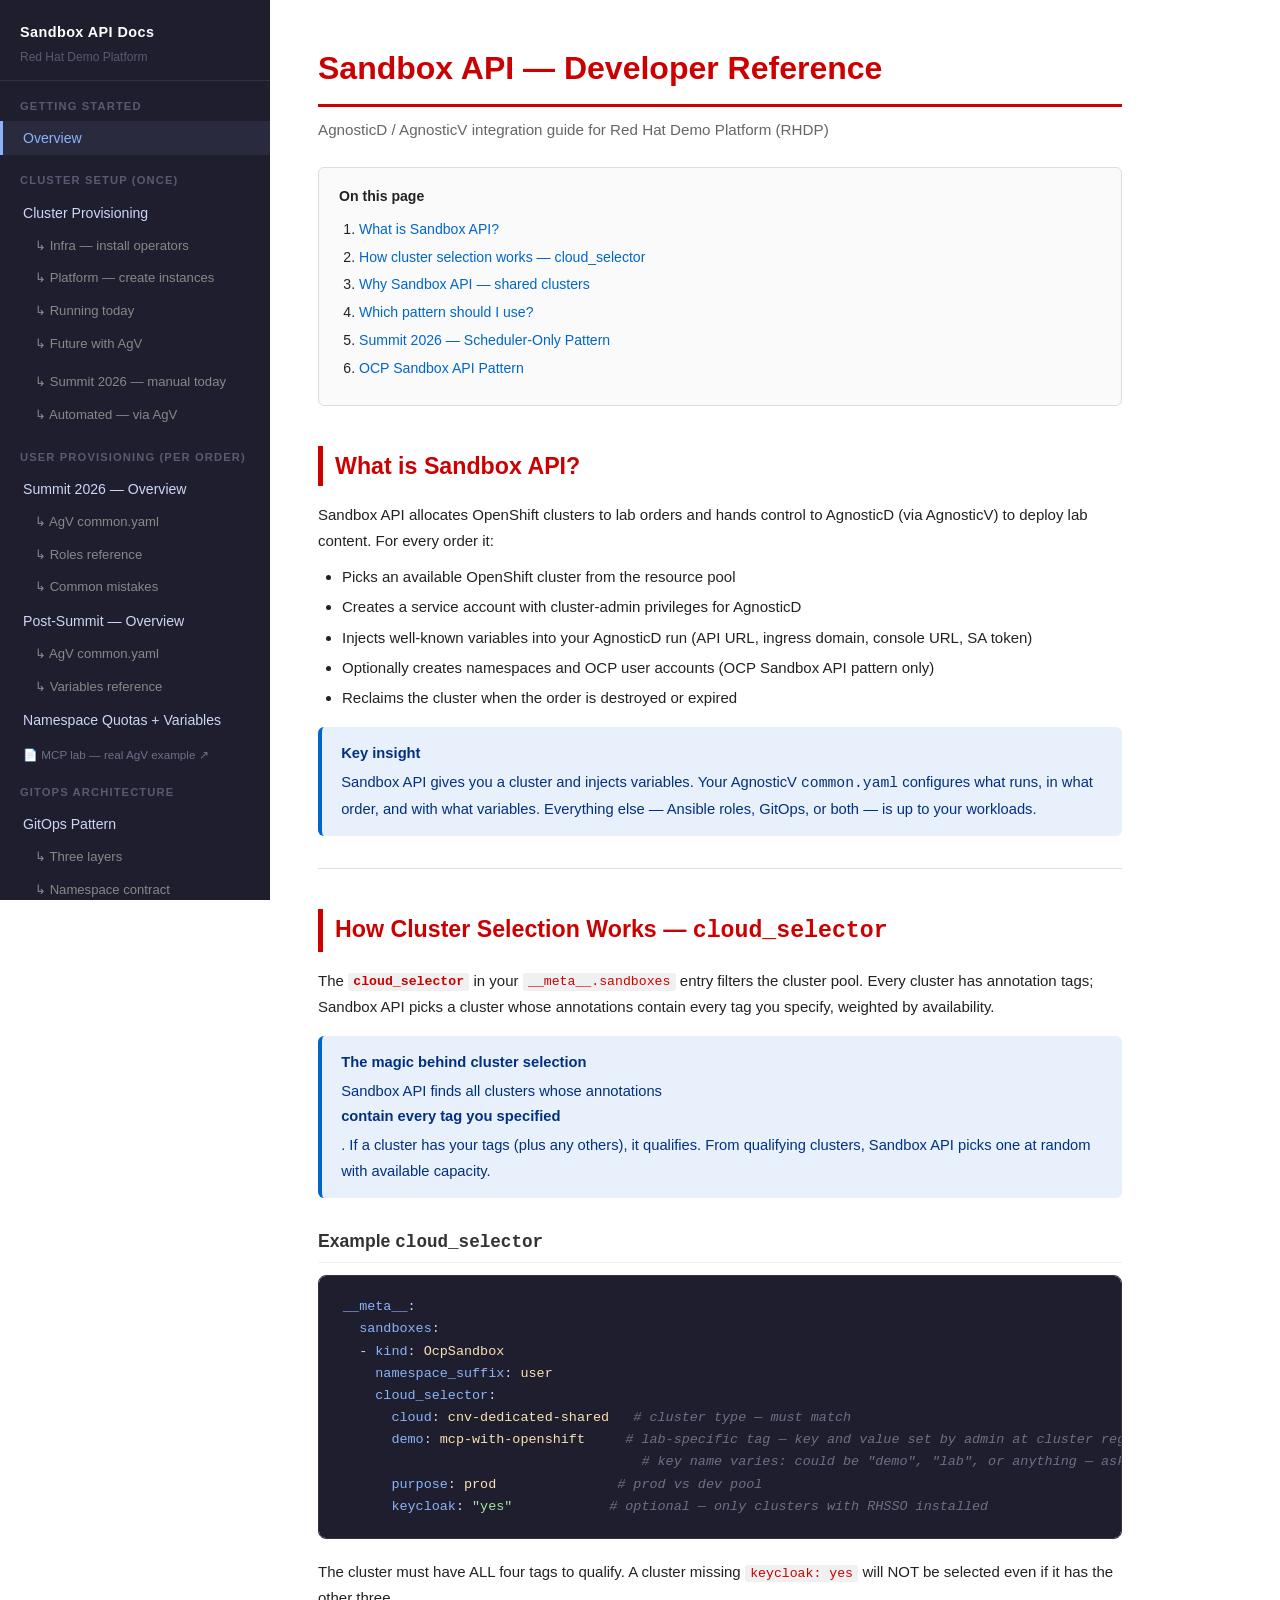
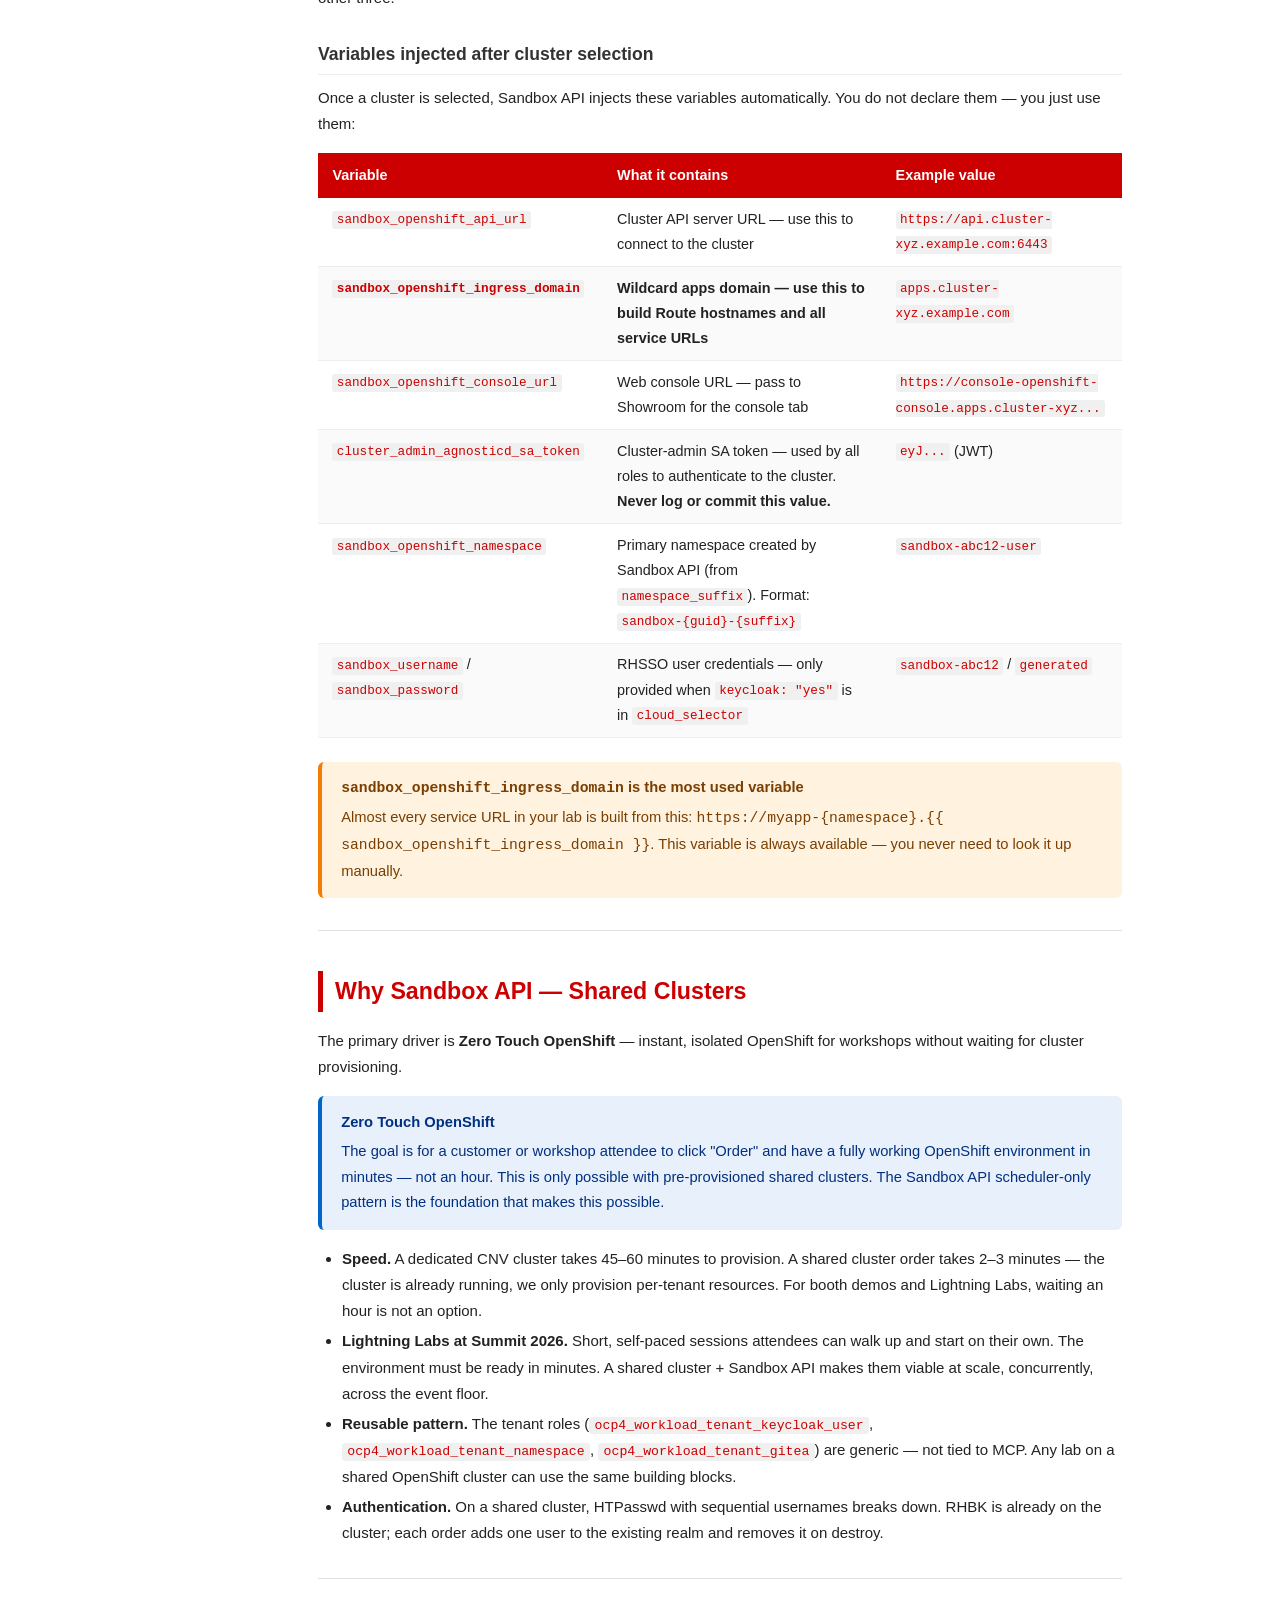
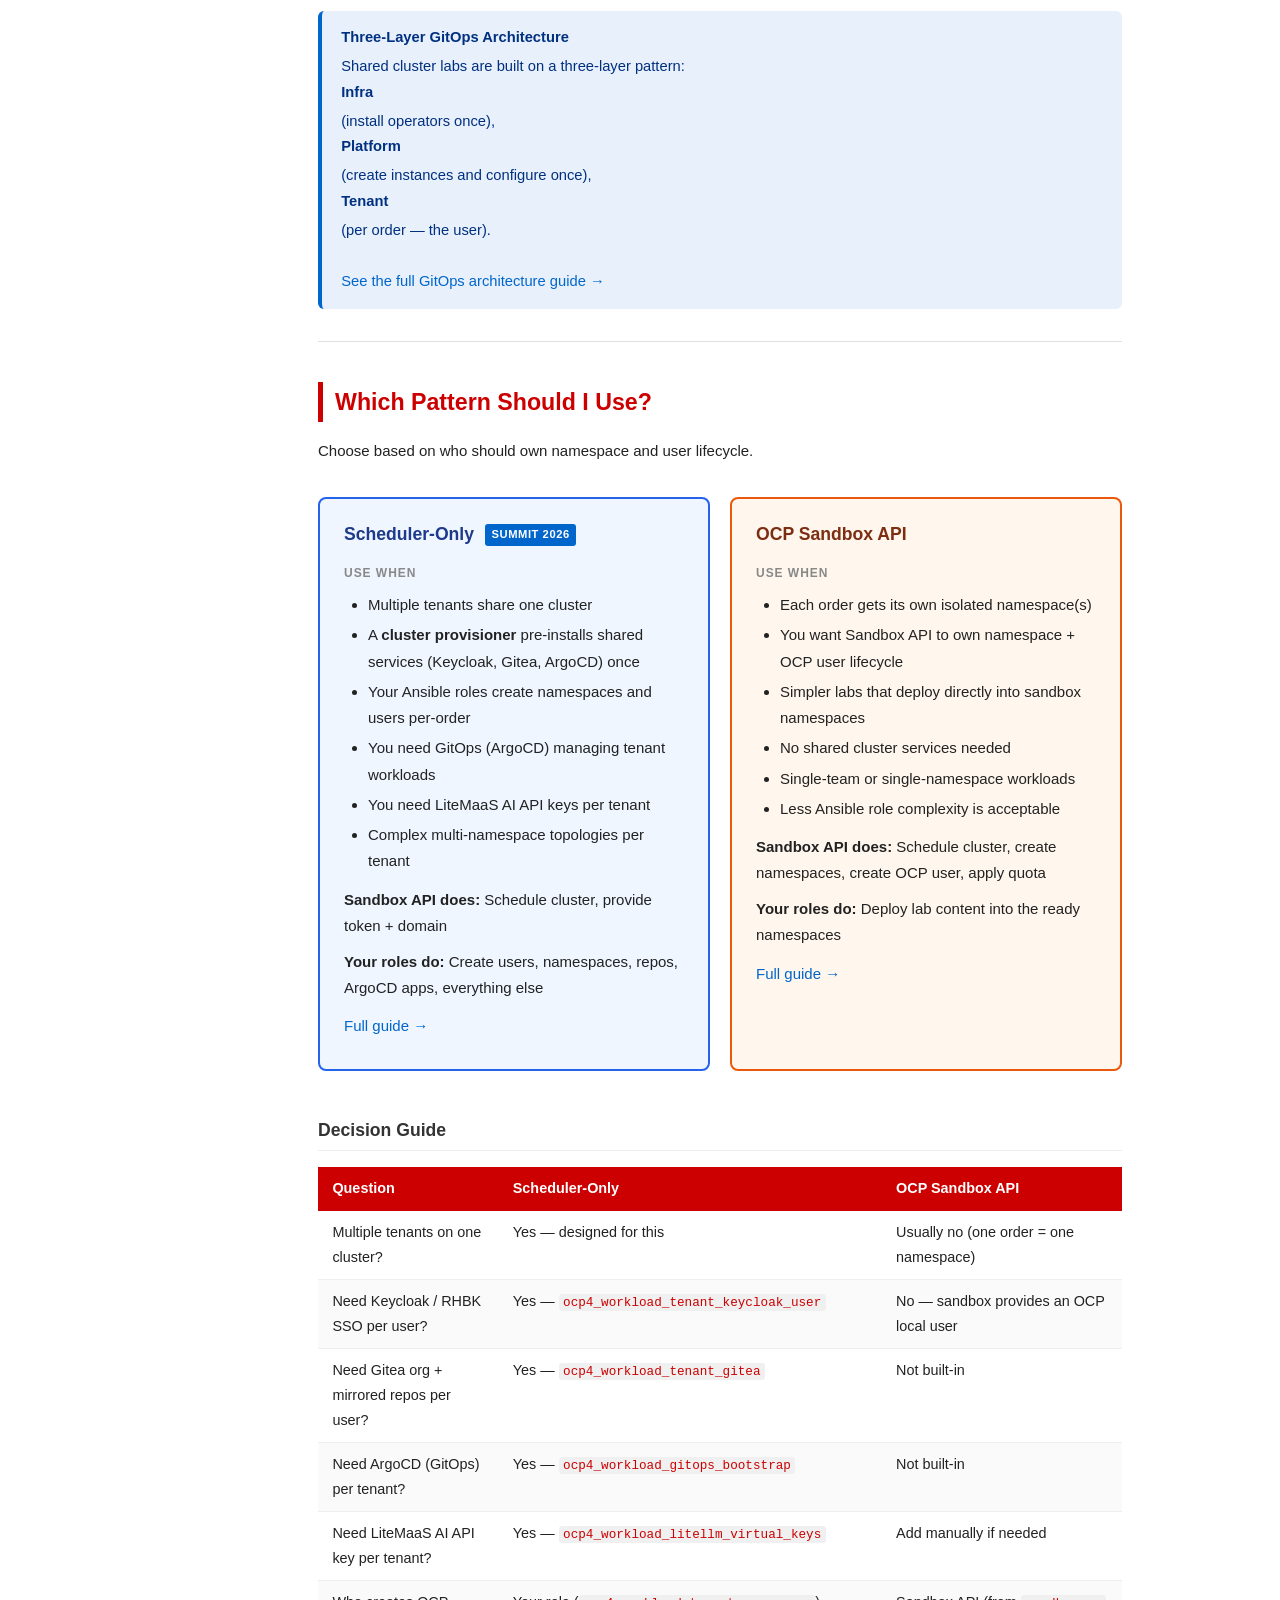
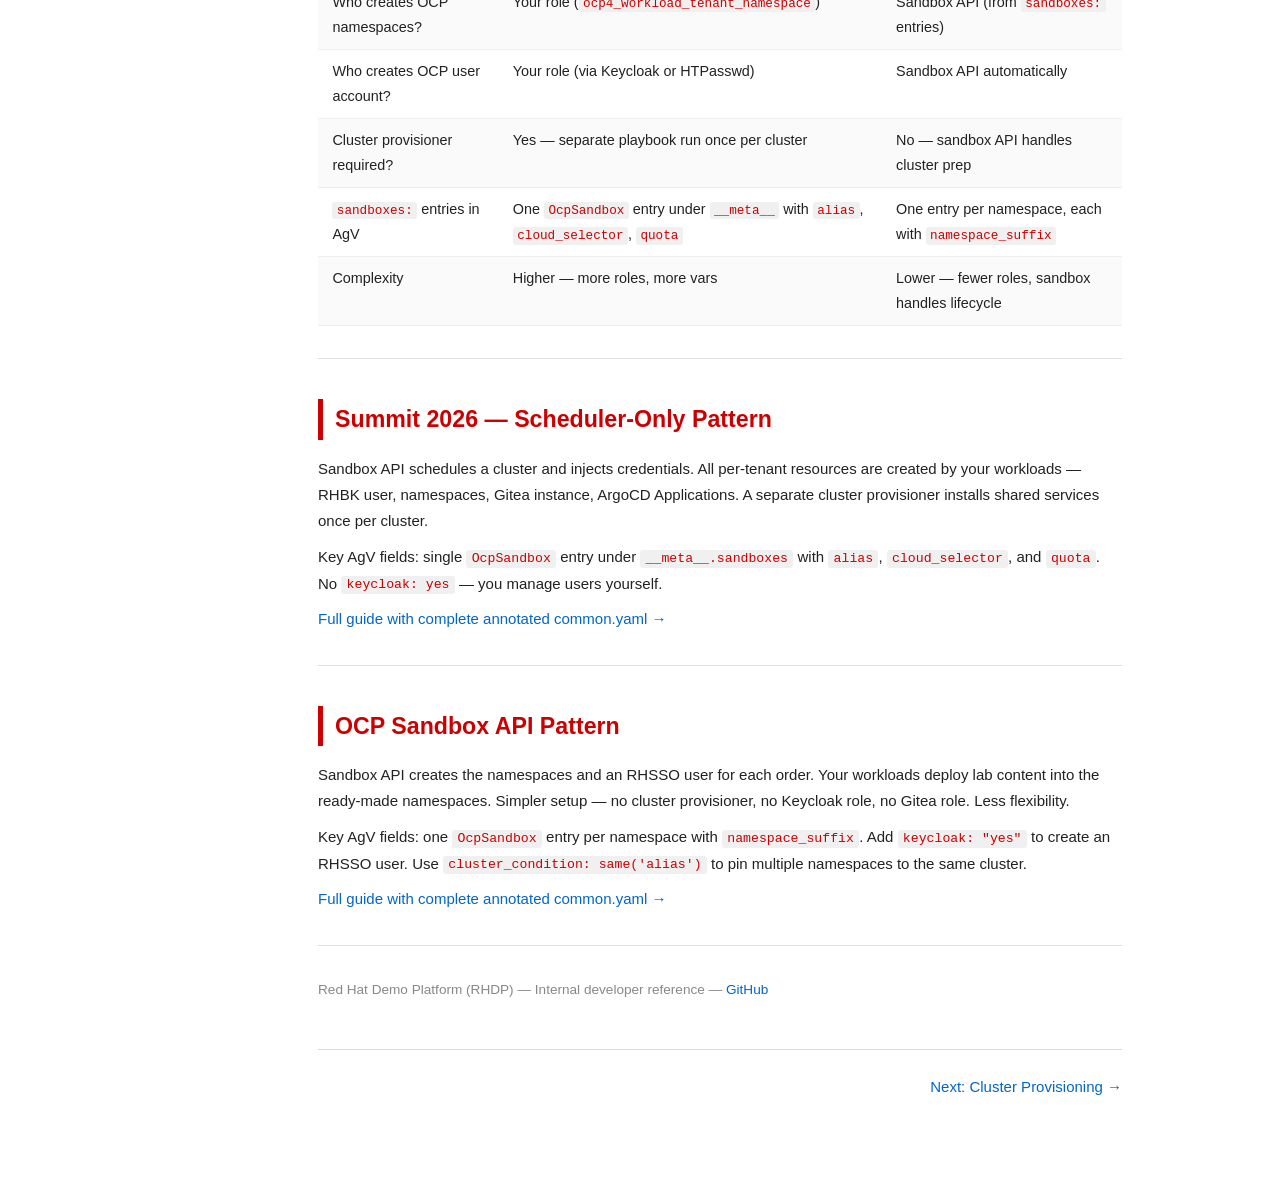
<file: docs/index.html>
<!DOCTYPE html>
<html lang="en">
<head>
  <meta charset="UTF-8">
  <meta name="viewport" content="width=device-width, initial-scale=1.0">
  <title>Overview — Sandbox API Docs</title>
  <link rel="stylesheet" href="style.css">
</head>
<body>
<nav class="sidebar">
  <div class="sidebar-logo">
    <div class="product">Sandbox API Docs</div>
    <div class="version">Red Hat Demo Platform</div>
  </div>

  <div class="sidebar-section-label">Getting Started</div>
  <a href="index.html" class="page-link active">Overview</a>

  <div class="sidebar-section-label">Cluster Setup (Once)</div>
  <a href="cluster-provisioning.html" class="page-link">Cluster Provisioning</a>
  <a href="cluster-provisioning.html#infra" class="sub-link">↳ Infra — install operators</a>
  <a href="cluster-provisioning.html#platform" class="sub-link">↳ Platform — create instances</a>
  <a href="cluster-provisioning.html#today" class="sub-link">↳ Running today</a>
  <a href="cluster-provisioning.html#future" class="sub-link">↳ Future with AgV</a>
  <a href="cluster-provisioning.html#today" class="sub-link" style="margin-top:0.4rem;">↳ Summit 2026 — manual today</a>
  <a href="cluster-provisioning.html#future" class="sub-link">↳ Automated — via AgV</a>

  <div class="sidebar-section-label">User Provisioning (Per Order)</div>
  <a href="user-provisioning.html" class="page-link">Summit 2026 — Overview</a>
  <a href="scheduler-only.html" class="sub-link">↳ AgV common.yaml</a>
  <a href="scheduler-only-roles.html" class="sub-link">↳ Roles reference</a>
  <a href="scheduler-only-mistakes.html" class="sub-link">↳ Common mistakes</a>
  <a href="user-provisioning-ocp.html" class="page-link">Post-Summit — Overview</a>
  <a href="namespace-api.html" class="sub-link">↳ AgV common.yaml</a>
  <a href="namespace-api-reference.html" class="sub-link">↳ Variables reference</a>
  <a href="user-provisioning-quotas.html" class="page-link">Namespace Quotas + Variables</a>
  <a href="https://github.com/rhpds/agnosticv/blob/master/agd_v2/mcp-with-openshift-sandbox/common.yaml" target="_blank" style="color:#6c7086;font-size:0.73rem;padding:0.6rem 1.25rem 0.2rem;display:block;line-height:1.4;">📄 MCP lab — real AgV example ↗</a>

  <div class="sidebar-section-label">GitOps Architecture</div>
  <a href="gitops-pattern.html" class="page-link">GitOps Pattern</a>
  <a href="gitops-pattern.html#three-layers" class="sub-link">↳ Three layers</a>
  <a href="gitops-pattern.html#namespace-targeting" class="sub-link">↳ Namespace contract</a>

  <div class="sidebar-section-label">Migration Guide</div>
  <a href="migration-guide.html" class="page-link">Why + What Changed</a>
  <a href="migration-guide-layers.html" class="page-link">Layers + Role Conversions</a>
  <a href="migration-guide-lessons.html" class="page-link">Challenges + Lessons</a>
</nav>
<div class="main">
<h1>Sandbox API — Developer Reference</h1>
<p class="subtitle">AgnosticD / AgnosticV integration guide for Red Hat Demo Platform (RHDP)</p>

<nav class="page-toc">
  <strong>On this page</strong>
  <ol>
    <li><a href="#what-is-sandbox-api">What is Sandbox API?</a></li>
    <li><a href="#cluster-selection">How cluster selection works — cloud_selector</a></li>
    <li><a href="#why-sandbox-api">Why Sandbox API — shared clusters</a></li>
    <li><a href="#which-pattern">Which pattern should I use?</a></li>
    <li><a href="#scheduler-only-overview">Summit 2026 — Scheduler-Only Pattern</a></li>
    <li><a href="#namespace-api-overview">OCP Sandbox API Pattern</a></li>
  </ol>
</nav>

<!-- ============================================================ -->
<h2 id="what-is-sandbox-api">What is Sandbox API?</h2>

<p>Sandbox API allocates OpenShift clusters to lab orders and hands control to AgnosticD (via AgnosticV) to deploy lab content. For every order it:</p>
<ul>
  <li>Picks an available OpenShift cluster from the resource pool</li>
  <li>Creates a service account with cluster-admin privileges for AgnosticD</li>
  <li>Injects well-known variables into your AgnosticD run (API URL, ingress domain, console URL, SA token)</li>
  <li>Optionally creates namespaces and OCP user accounts (OCP Sandbox API pattern only)</li>
  <li>Reclaims the cluster when the order is destroyed or expired</li>
</ul>

<div class="callout callout-blue">
  <strong>Key insight</strong>
  Sandbox API gives you a cluster and injects variables. Your AgnosticV <code>common.yaml</code> configures what runs, in what order, and with what variables. Everything else — Ansible roles, GitOps, or both — is up to your workloads.
</div>

<hr>

<!-- ============================================================ -->
<h2 id="cluster-selection"><strong>How Cluster Selection Works — <code>cloud_selector</code></strong></h2>

<p>The <strong><code>cloud_selector</code></strong> in your <code>__meta__.sandboxes</code> entry filters the cluster pool. Every cluster has annotation tags; Sandbox API picks a cluster whose annotations contain every tag you specify, weighted by availability.</p>

<div class="callout callout-blue">
  <strong>The magic behind cluster selection</strong>
  Sandbox API finds all clusters whose annotations <strong>contain every tag you specified</strong>. If a cluster has your tags (plus any others), it qualifies. From qualifying clusters, Sandbox API picks one at random with available capacity.
</div>

<h3>Example <code>cloud_selector</code></h3>
<pre><code><span class="key">__meta__</span>:
  <span class="key">sandboxes</span>:
  - <span class="key">kind</span>: <span class="val">OcpSandbox</span>
    <span class="key">namespace_suffix</span>: <span class="val">user</span>
    <span class="key">cloud_selector</span>:
      <span class="key">cloud</span>: <span class="val">cnv-dedicated-shared</span>   <span class="cmt"># cluster type — must match</span>
      <span class="key">demo</span>: <span class="val">mcp-with-openshift</span>     <span class="cmt"># lab-specific tag — key and value set by admin at cluster registration</span>
                                     <span class="cmt"># key name varies: could be "demo", "lab", or anything — ask admin</span>
      <span class="key">purpose</span>: <span class="val">prod</span>               <span class="cmt"># prod vs dev pool</span>
      <span class="key">keycloak</span>: <span class="str">"yes"</span>            <span class="cmt"># optional — only clusters with RHSSO installed</span></code></pre>

<p>
  The cluster must have ALL four tags to qualify. A cluster missing <code>keycloak: yes</code> will NOT be selected even if it has the other three.
</p>

<h3>Variables injected after cluster selection</h3>
<p>Once a cluster is selected, Sandbox API injects these variables automatically. You do not declare them — you just use them:</p>

<table>
  <thead>
    <tr><th>Variable</th><th>What it contains</th><th>Example value</th></tr>
  </thead>
  <tbody>
    <tr>
      <td><code>sandbox_openshift_api_url</code></td>
      <td>Cluster API server URL — use this to connect to the cluster</td>
      <td><code>https://api.cluster-xyz.example.com:6443</code></td>
    </tr>
    <tr>
      <td><strong><code>sandbox_openshift_ingress_domain</code></strong></td>
      <td><strong>Wildcard apps domain — use this to build Route hostnames and all service URLs</strong></td>
      <td><code>apps.cluster-xyz.example.com</code></td>
    </tr>
    <tr>
      <td><code>sandbox_openshift_console_url</code></td>
      <td>Web console URL — pass to Showroom for the console tab</td>
      <td><code>https://console-openshift-console.apps.cluster-xyz...</code></td>
    </tr>
    <tr>
      <td><code>cluster_admin_agnosticd_sa_token</code></td>
      <td>Cluster-admin SA token — used by all roles to authenticate to the cluster. <strong>Never log or commit this value.</strong></td>
      <td><code>eyJ...</code> (JWT)</td>
    </tr>
    <tr>
      <td><code>sandbox_openshift_namespace</code></td>
      <td>Primary namespace created by Sandbox API (from <code>namespace_suffix</code>). Format: <code>sandbox-{guid}-{suffix}</code></td>
      <td><code>sandbox-abc12-user</code></td>
    </tr>
    <tr>
      <td><code>sandbox_username</code> / <code>sandbox_password</code></td>
      <td>RHSSO user credentials — only provided when <code>keycloak: "yes"</code> is in <code>cloud_selector</code></td>
      <td><code>sandbox-abc12</code> / <code>generated</code></td>
    </tr>
  </tbody>
</table>

<div class="callout callout-orange">
  <strong><code>sandbox_openshift_ingress_domain</code> is the most used variable</strong>
  Almost every service URL in your lab is built from this: <code>https://myapp-{namespace}.{{ sandbox_openshift_ingress_domain }}</code>. This variable is always available — you never need to look it up manually.
</div>

<hr>

<!-- ============================================================ -->
<h2 id="why-sandbox-api">Why Sandbox API — Shared Clusters</h2>

<p>The primary driver is <strong>Zero Touch OpenShift</strong> — instant, isolated OpenShift for workshops without waiting for cluster provisioning.</p>

<div class="callout callout-blue">
  <strong>Zero Touch OpenShift</strong>
  The goal is for a customer or workshop attendee to click "Order" and have a fully working OpenShift environment in minutes — not an hour. This is only possible with pre-provisioned shared clusters. The Sandbox API scheduler-only pattern is the foundation that makes this possible.
</div>

<ul>
  <li>
    <strong>Speed.</strong> A dedicated CNV cluster takes 45–60 minutes to provision. A shared cluster order takes 2–3 minutes — the cluster is already running, we only provision per-tenant resources. For booth demos and Lightning Labs, waiting an hour is not an option.
  </li>
  <li>
    <strong><strong>Lightning Labs at Summit 2026.</strong></strong> Short, self-paced sessions attendees can walk up and start on their own. The environment must be ready in minutes. A shared cluster + Sandbox API makes them viable at scale, concurrently, across the event floor.
  </li>
  <li>
    <strong>Reusable pattern.</strong> The tenant roles (<code>ocp4_workload_tenant_keycloak_user</code>, <code>ocp4_workload_tenant_namespace</code>, <code>ocp4_workload_tenant_gitea</code>) are generic — not tied to MCP. Any lab on a shared OpenShift cluster can use the same building blocks.
  </li>
  <li>
    <strong>Authentication.</strong> On a shared cluster, HTPasswd with sequential usernames breaks down. RHBK is already on the cluster; each order adds one user to the existing realm and removes it on destroy.
  </li>
</ul>

<hr>

<!-- ============================================================ -->
<div class="callout callout-blue">
  <strong>Three-Layer GitOps Architecture</strong>
  Shared cluster labs are built on a three-layer pattern: <strong>Infra</strong> (install operators once), <strong>Platform</strong> (create instances and configure once), <strong>Tenant</strong> (per order &mdash; the user).
  <br><br>
  <a href="gitops-pattern.html">See the full GitOps architecture guide &rarr;</a>
</div>

<hr>

<!-- ============================================================ -->
<h2 id="which-pattern">Which Pattern Should I Use?</h2>

<p>Choose based on who should own namespace and user lifecycle.</p>

<div class="two-col">
  <div class="pattern-card blue">
    <h3>Scheduler-Only <span class="badge badge-blue">Summit 2026</span></h3>
    <p class="section-label">Use when</p>
    <ul>
      <li>Multiple tenants share one cluster</li>
      <li>A <strong>cluster provisioner</strong> pre-installs shared services (Keycloak, Gitea, ArgoCD) once</li>
      <li>Your Ansible roles create namespaces and users per-order</li>
      <li>You need GitOps (ArgoCD) managing tenant workloads</li>
      <li>You need LiteMaaS AI API keys per tenant</li>
      <li>Complex multi-namespace topologies per tenant</li>
    </ul>
    <p style="margin-top:0.75rem;"><strong>Sandbox API does:</strong> Schedule cluster, provide token + domain</p>
    <p><strong>Your roles do:</strong> Create users, namespaces, repos, ArgoCD apps, everything else</p>
    <p style="margin-top:0.75rem;"><a href="scheduler-only.html">Full guide &rarr;</a></p>
  </div>
  <div class="pattern-card orange">
    <h3>OCP Sandbox API</h3>
    <p class="section-label">Use when</p>
    <ul>
      <li>Each order gets its own isolated namespace(s)</li>
      <li>You want Sandbox API to own namespace + OCP user lifecycle</li>
      <li>Simpler labs that deploy directly into sandbox namespaces</li>
      <li>No shared cluster services needed</li>
      <li>Single-team or single-namespace workloads</li>
      <li>Less Ansible role complexity is acceptable</li>
    </ul>
    <p style="margin-top:0.75rem;"><strong>Sandbox API does:</strong> Schedule cluster, create namespaces, create OCP user, apply quota</p>
    <p><strong>Your roles do:</strong> Deploy lab content into the ready namespaces</p>
    <p style="margin-top:0.75rem;"><a href="namespace-api.html">Full guide &rarr;</a></p>
  </div>
</div>

<h3>Decision Guide</h3>
<table>
  <thead>
    <tr>
      <th>Question</th>
      <th>Scheduler-Only</th>
      <th>OCP Sandbox API</th>
    </tr>
  </thead>
  <tbody>
    <tr>
      <td>Multiple tenants on one cluster?</td>
      <td>Yes — designed for this</td>
      <td>Usually no (one order = one namespace)</td>
    </tr>
    <tr>
      <td>Need Keycloak / RHBK SSO per user?</td>
      <td>Yes — <code>ocp4_workload_tenant_keycloak_user</code></td>
      <td>No — sandbox provides an OCP local user</td>
    </tr>
    <tr>
      <td>Need Gitea org + mirrored repos per user?</td>
      <td>Yes — <code>ocp4_workload_tenant_gitea</code></td>
      <td>Not built-in</td>
    </tr>
    <tr>
      <td>Need ArgoCD (GitOps) per tenant?</td>
      <td>Yes — <code>ocp4_workload_gitops_bootstrap</code></td>
      <td>Not built-in</td>
    </tr>
    <tr>
      <td>Need LiteMaaS AI API key per tenant?</td>
      <td>Yes — <code>ocp4_workload_litellm_virtual_keys</code></td>
      <td>Add manually if needed</td>
    </tr>
    <tr>
      <td>Who creates OCP namespaces?</td>
      <td>Your role (<code>ocp4_workload_tenant_namespace</code>)</td>
      <td>Sandbox API (from <code>sandboxes:</code> entries)</td>
    </tr>
    <tr>
      <td>Who creates OCP user account?</td>
      <td>Your role (via Keycloak or HTPasswd)</td>
      <td>Sandbox API automatically</td>
    </tr>
    <tr>
      <td>Cluster provisioner required?</td>
      <td>Yes — separate playbook run once per cluster</td>
      <td>No — sandbox API handles cluster prep</td>
    </tr>
    <tr>
      <td><code>sandboxes:</code> entries in AgV</td>
      <td>One <code>OcpSandbox</code> entry under <code>__meta__</code> with <code>alias</code>, <code>cloud_selector</code>, <code>quota</code></td>
      <td>One entry per namespace, each with <code>namespace_suffix</code></td>
    </tr>
    <tr>
      <td>Complexity</td>
      <td>Higher — more roles, more vars</td>
      <td>Lower — fewer roles, sandbox handles lifecycle</td>
    </tr>
  </tbody>
</table>

<hr>

<!-- ============================================================ -->
<h2 id="scheduler-only-overview">Summit 2026 — Scheduler-Only Pattern</h2>

<p>Sandbox API schedules a cluster and injects credentials. All per-tenant resources are created by your workloads — RHBK user, namespaces, Gitea instance, ArgoCD Applications. A separate cluster provisioner installs shared services once per cluster.</p>

<p>Key AgV fields: single <code>OcpSandbox</code> entry under <code>__meta__.sandboxes</code> with <code>alias</code>, <code>cloud_selector</code>, and <code>quota</code>. No <code>keycloak: yes</code> — you manage users yourself.</p>

<p><a href="scheduler-only.html">Full guide with complete annotated common.yaml &rarr;</a></p>

<hr>

<!-- ============================================================ -->
<h2 id="namespace-api-overview">OCP Sandbox API Pattern</h2>

<p>Sandbox API creates the namespaces and an RHSSO user for each order. Your workloads deploy lab content into the ready-made namespaces. Simpler setup — no cluster provisioner, no Keycloak role, no Gitea role. Less flexibility.</p>

<p>Key AgV fields: one <code>OcpSandbox</code> entry per namespace with <code>namespace_suffix</code>. Add <code>keycloak: "yes"</code> to create an RHSSO user. Use <code>cluster_condition: same('alias')</code> to pin multiple namespaces to the same cluster.</p>

<p><a href="namespace-api.html">Full guide with complete annotated common.yaml &rarr;</a></p>


<hr>
<p style="color:#888;font-size:0.85rem;">Red Hat Demo Platform (RHDP) &mdash; Internal developer reference &mdash; <a href="https://github.com/rhpds/ocpsandbox-mcp-with-openshift-gitops">GitHub</a></p>
<div style="display:flex; justify-content:space-between; margin-top:3rem; padding-top:1.5rem; border-top:1px solid #ddd;">
  <span></span>
  <a href="cluster-provisioning.html">Next: Cluster Provisioning →</a>
</div>
</div>
</body>
</html>
</file>
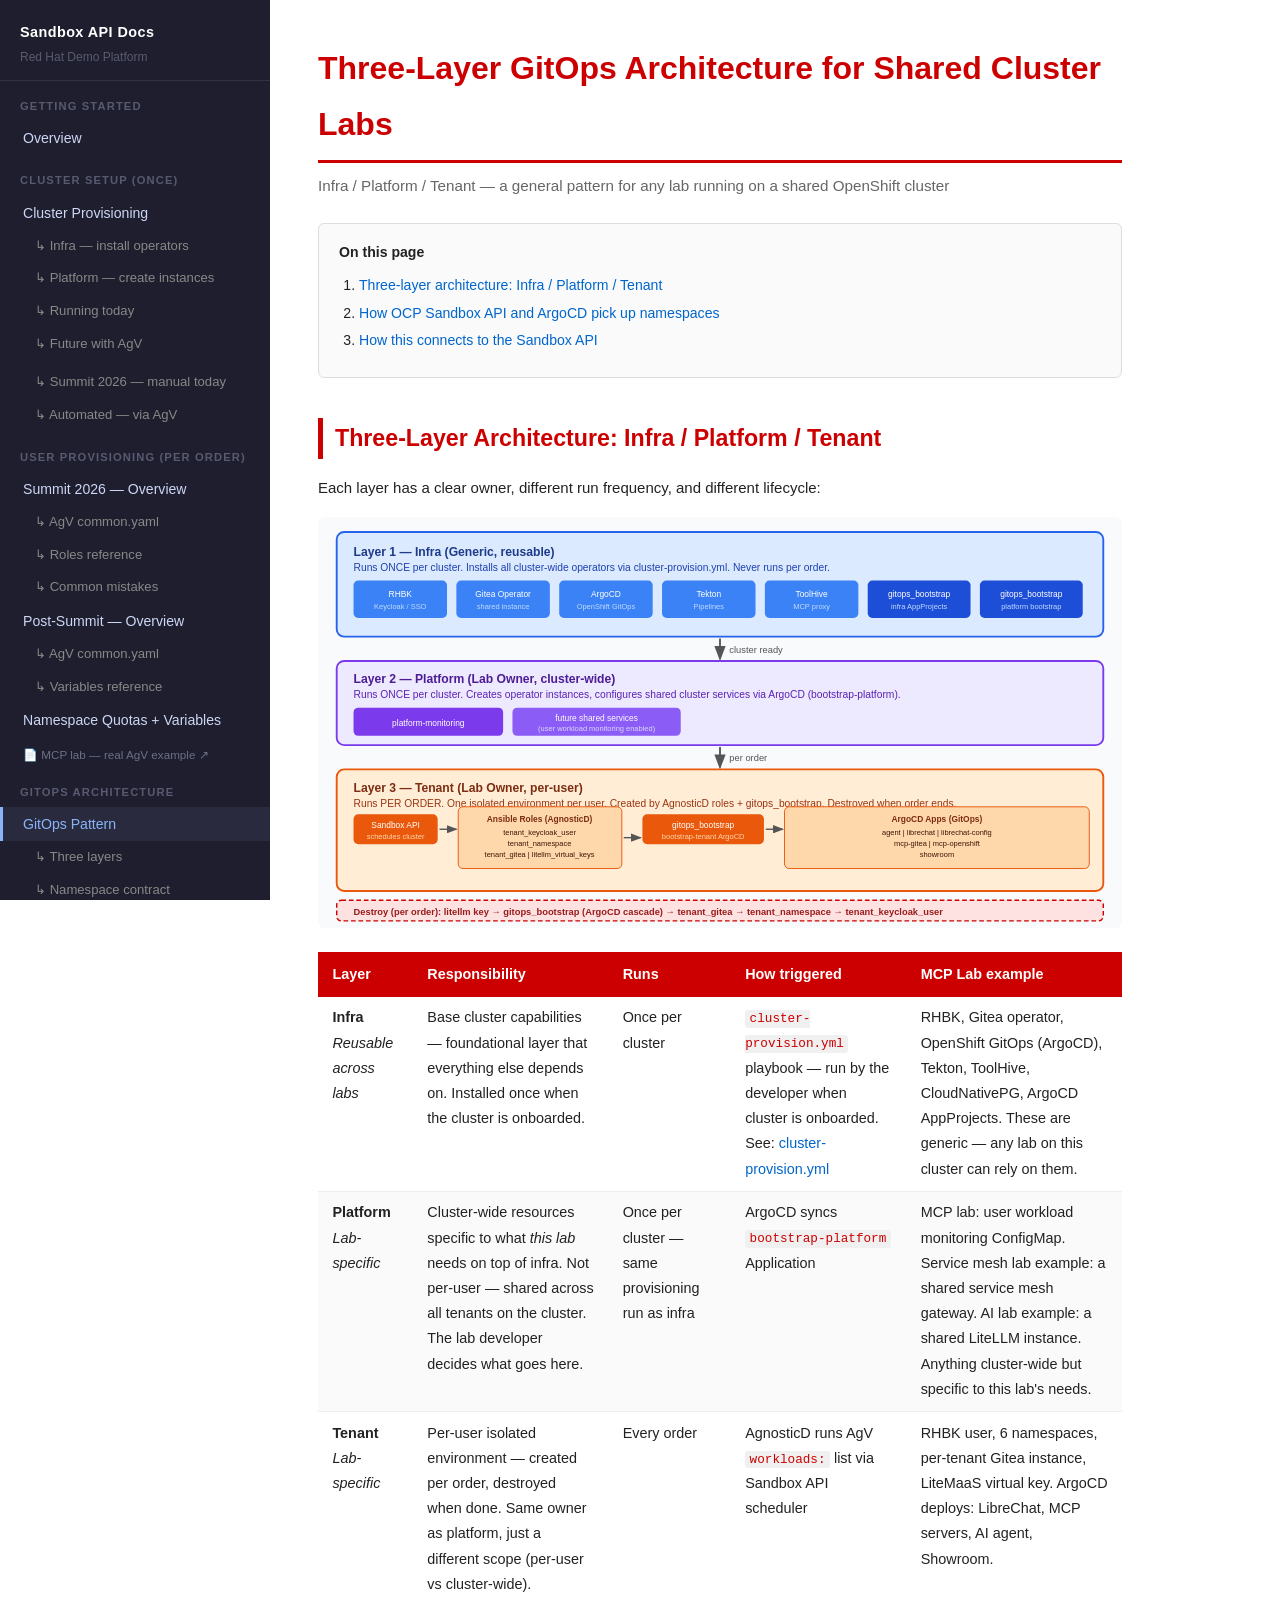
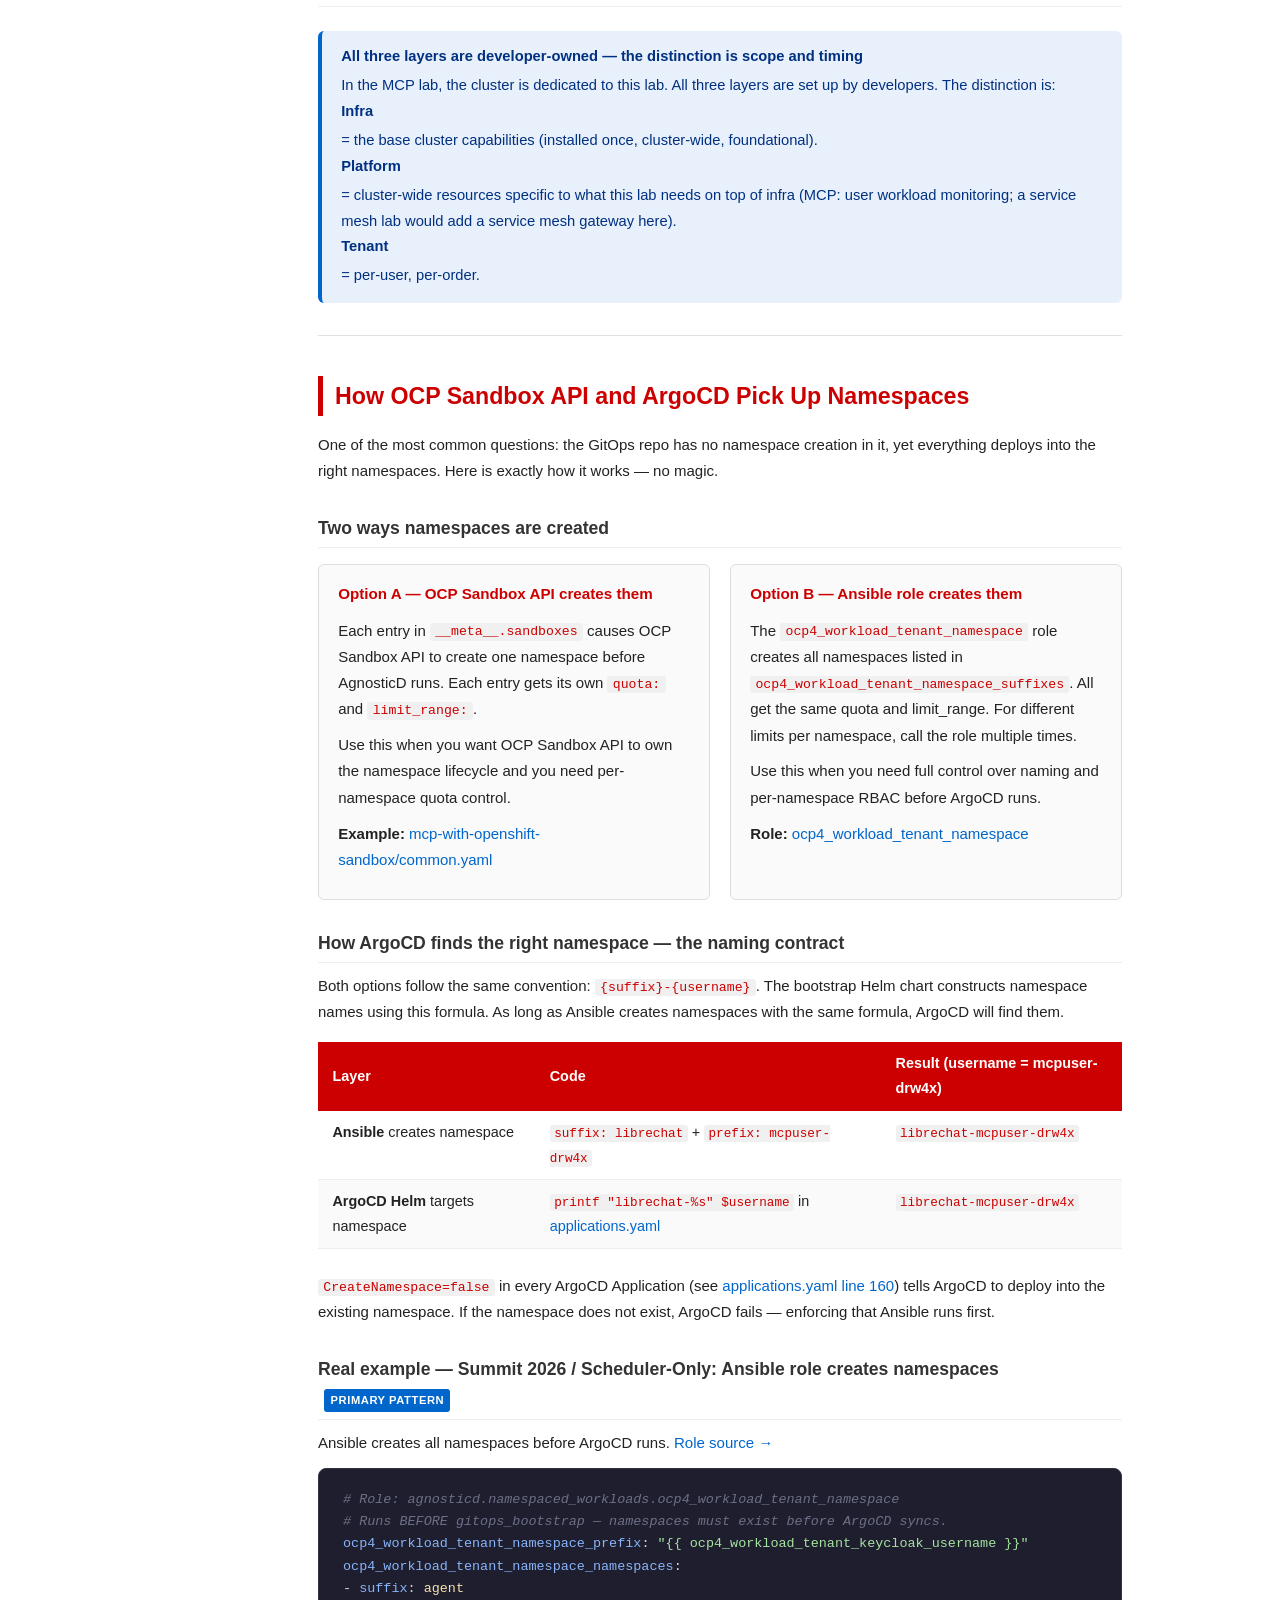
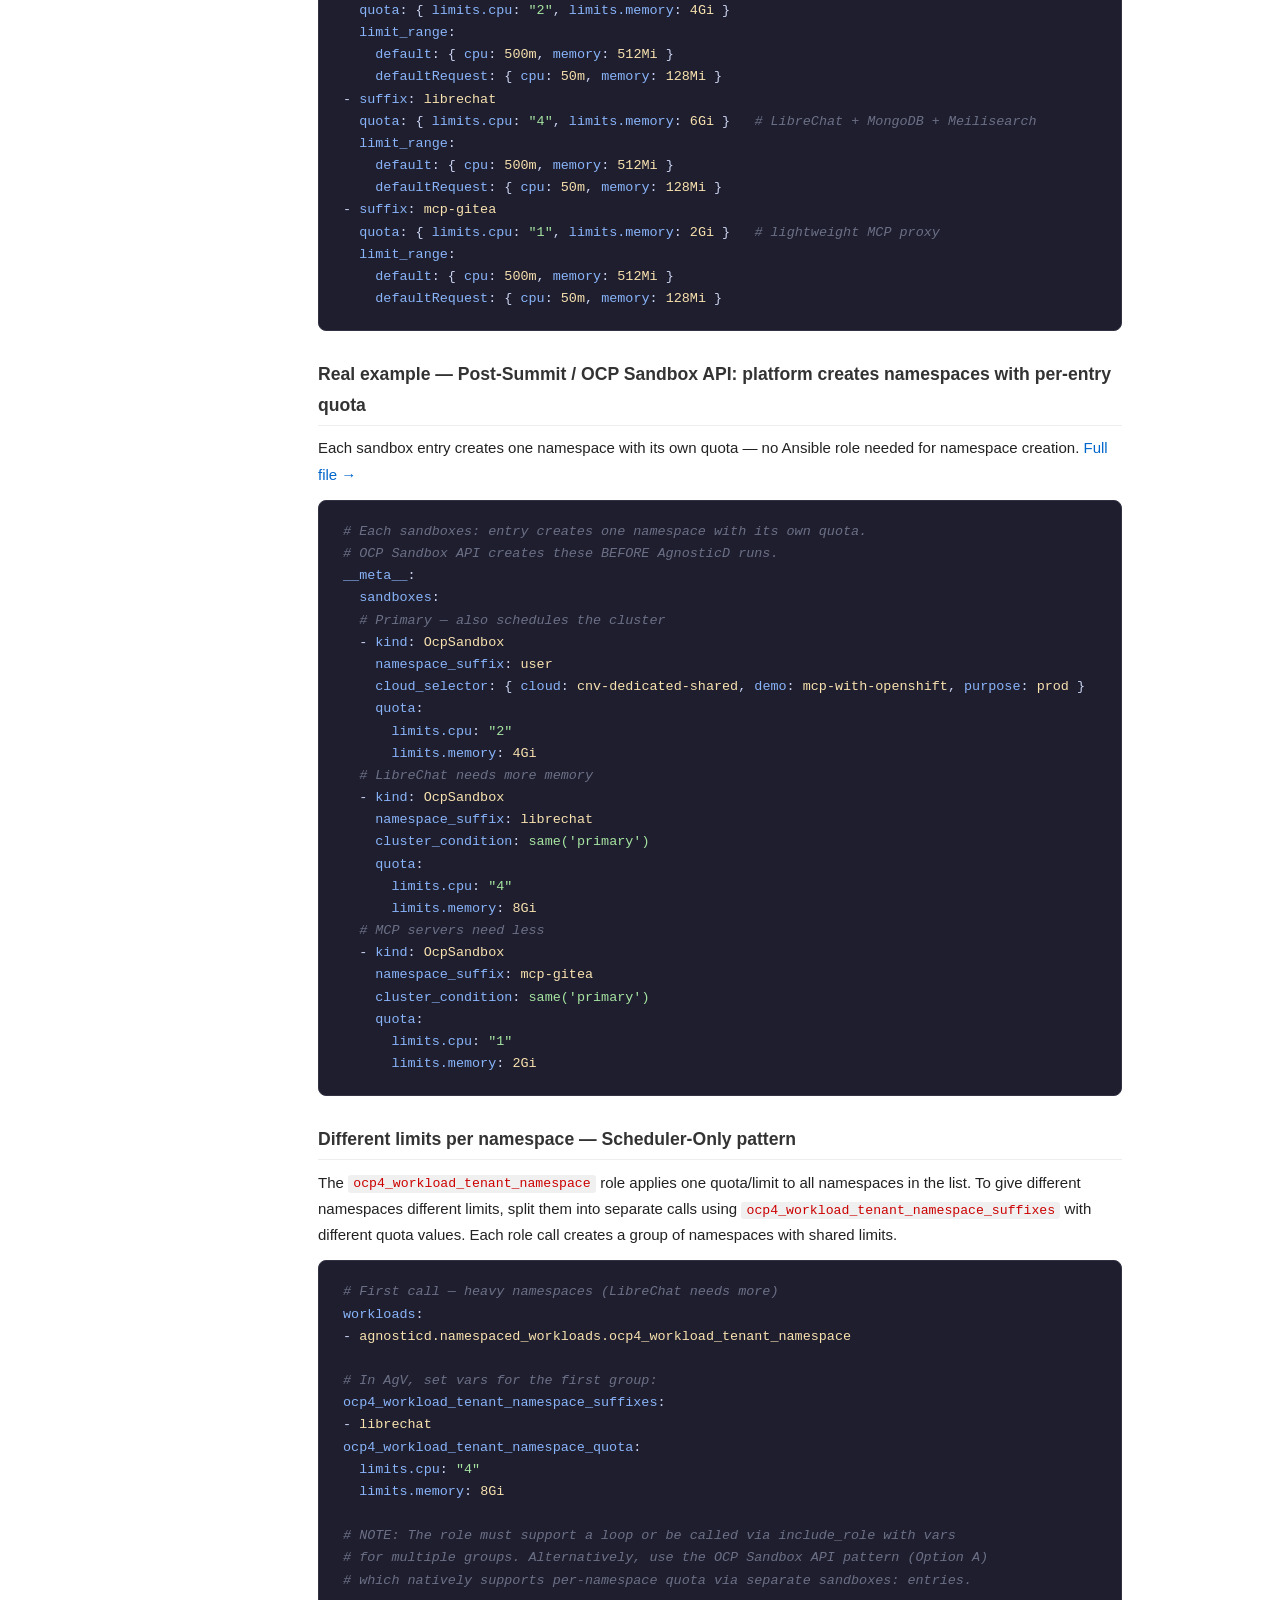
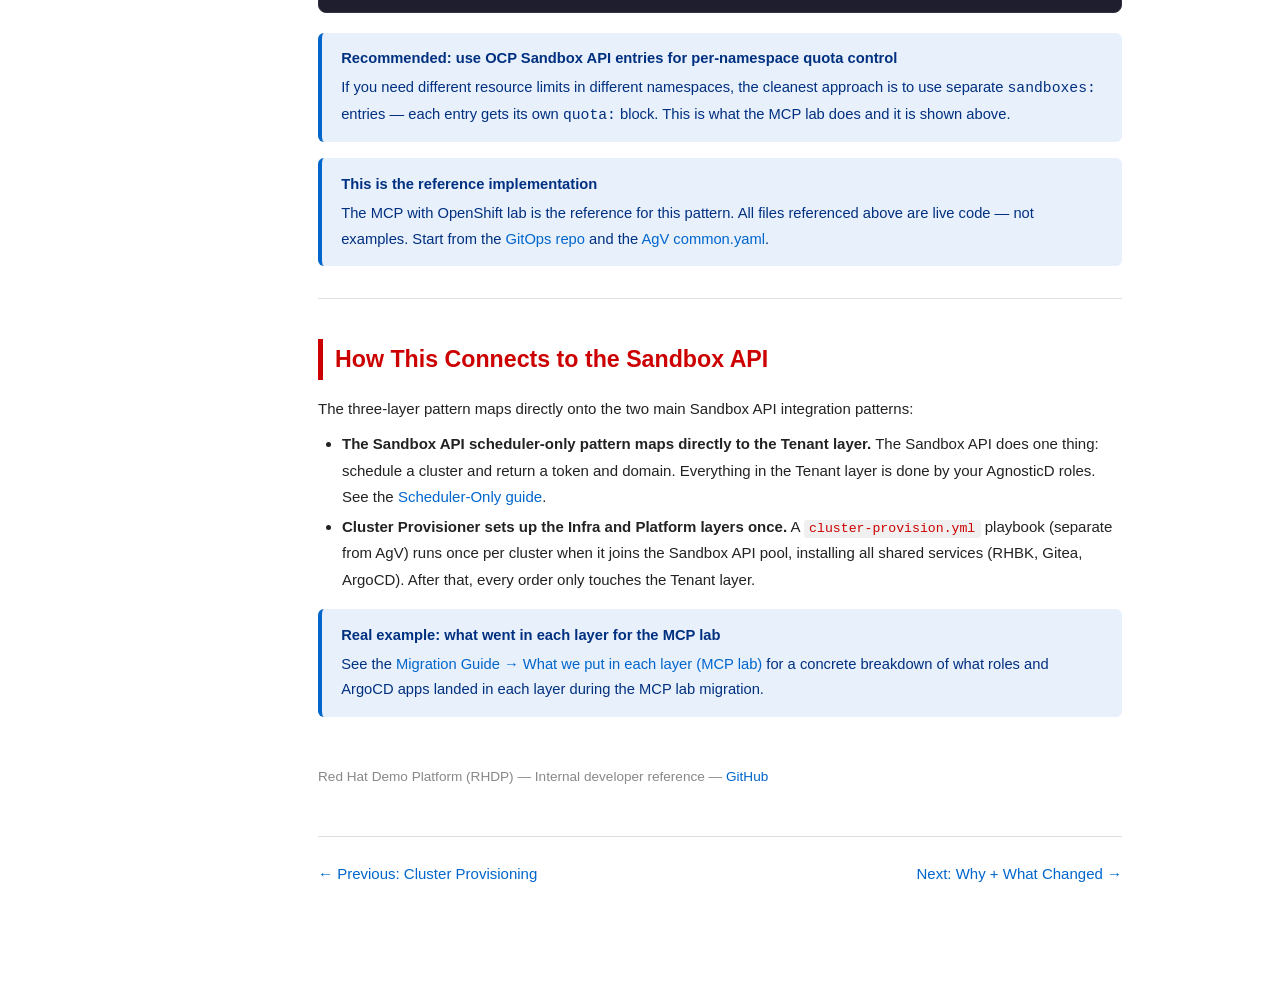
<file: docs/gitops-pattern.html>
<!DOCTYPE html>
<html lang="en">
<head>
  <meta charset="UTF-8">
  <meta name="viewport" content="width=device-width, initial-scale=1.0">
  <title>GitOps Pattern — Sandbox API Docs</title>
  <link rel="stylesheet" href="style.css">
</head>
<body>
<nav class="sidebar">
  <div class="sidebar-logo">
    <div class="product">Sandbox API Docs</div>
    <div class="version">Red Hat Demo Platform</div>
  </div>

  <div class="sidebar-section-label">Getting Started</div>
  <a href="index.html" class="page-link">Overview</a>

  <div class="sidebar-section-label">Cluster Setup (Once)</div>
  <a href="cluster-provisioning.html" class="page-link">Cluster Provisioning</a>
  <a href="cluster-provisioning.html#infra" class="sub-link">↳ Infra — install operators</a>
  <a href="cluster-provisioning.html#platform" class="sub-link">↳ Platform — create instances</a>
  <a href="cluster-provisioning.html#today" class="sub-link">↳ Running today</a>
  <a href="cluster-provisioning.html#future" class="sub-link">↳ Future with AgV</a>
  <a href="cluster-provisioning.html#today" class="sub-link" style="margin-top:0.4rem;">↳ Summit 2026 — manual today</a>
  <a href="cluster-provisioning.html#future" class="sub-link">↳ Automated — via AgV</a>

  <div class="sidebar-section-label">User Provisioning (Per Order)</div>
  <a href="user-provisioning.html" class="page-link">Summit 2026 — Overview</a>
  <a href="scheduler-only.html" class="sub-link">↳ AgV common.yaml</a>
  <a href="scheduler-only-roles.html" class="sub-link">↳ Roles reference</a>
  <a href="scheduler-only-mistakes.html" class="sub-link">↳ Common mistakes</a>
  <a href="user-provisioning-ocp.html" class="page-link">Post-Summit — Overview</a>
  <a href="namespace-api.html" class="sub-link">↳ AgV common.yaml</a>
  <a href="namespace-api-reference.html" class="sub-link">↳ Variables reference</a>
  <a href="user-provisioning-quotas.html" class="page-link">Namespace Quotas + Variables</a>
  <a href="https://github.com/rhpds/agnosticv/blob/master/agd_v2/mcp-with-openshift-sandbox/common.yaml" target="_blank" style="color:#6c7086;font-size:0.73rem;padding:0.6rem 1.25rem 0.2rem;display:block;line-height:1.4;">📄 MCP lab — real AgV example ↗</a>

  <div class="sidebar-section-label">GitOps Architecture</div>
  <a href="gitops-pattern.html" class="page-link active">GitOps Pattern</a>
  <a href="gitops-pattern.html#three-layers" class="sub-link">↳ Three layers</a>
  <a href="gitops-pattern.html#namespace-targeting" class="sub-link">↳ Namespace contract</a>

  <div class="sidebar-section-label">Migration Guide</div>
  <a href="migration-guide.html" class="page-link">Why + What Changed</a>
  <a href="migration-guide-layers.html" class="page-link">Layers + Role Conversions</a>
  <a href="migration-guide-lessons.html" class="page-link">Challenges + Lessons</a>
</nav>
<div class="main">
<h1>Three-Layer GitOps Architecture for Shared Cluster Labs</h1>
<p class="subtitle">Infra / Platform / Tenant &mdash; a general pattern for any lab running on a shared OpenShift cluster</p>

<nav class="page-toc">
  <strong>On this page</strong>
  <ol>
    <li><a href="#three-layers">Three-layer architecture: Infra / Platform / Tenant</a></li>
    <li><a href="#namespace-targeting">How OCP Sandbox API and ArgoCD pick up namespaces</a></li>
    <li><a href="#sandbox-api">How this connects to the Sandbox API</a></li>
  </ol>
</nav>

<h2 id="three-layers">Three-Layer Architecture: Infra / Platform / Tenant</h2>

<p>Each layer has a clear owner, different run frequency, and different lifecycle:</p>

<div class="svg-wrap">
<svg viewBox="0 0 860 440" xmlns="http://www.w3.org/2000/svg" font-family="-apple-system,BlinkMacSystemFont,'Segoe UI',Roboto,Helvetica,Arial,sans-serif">
  <defs>
    <marker id="arr" markerWidth="8" markerHeight="6" refX="7" refY="3" orient="auto">
      <polygon points="0 0, 8 3, 0 6" fill="#555"/>
    </marker>
  </defs>
  <rect width="860" height="440" fill="#f9fafb" rx="8"/>

  <!-- LAYER 1: INFRA -->
  <rect x="20" y="16" width="820" height="112" fill="#dbeafe" stroke="#2563eb" stroke-width="2" rx="8"/>
  <text x="38" y="42" font-size="13" font-weight="700" fill="#1e3a8a">Layer 1 — Infra (Generic, reusable)</text>
  <text x="38" y="58" font-size="11" fill="#1e40af">Runs ONCE per cluster. Installs all cluster-wide operators via cluster-provision.yml. Never runs per order.</text>
  <rect x="38" y="68" width="100" height="40" fill="#3b82f6" rx="5"/>
  <text x="88" y="86" font-size="9" fill="white" text-anchor="middle">RHBK</text>
  <text x="88" y="98" font-size="8" fill="#bfdbfe" text-anchor="middle">Keycloak / SSO</text>
  <rect x="148" y="68" width="100" height="40" fill="#3b82f6" rx="5"/>
  <text x="198" y="86" font-size="9" fill="white" text-anchor="middle">Gitea Operator</text>
  <text x="198" y="98" font-size="8" fill="#bfdbfe" text-anchor="middle">shared instance</text>
  <rect x="258" y="68" width="100" height="40" fill="#3b82f6" rx="5"/>
  <text x="308" y="86" font-size="9" fill="white" text-anchor="middle">ArgoCD</text>
  <text x="308" y="98" font-size="8" fill="#bfdbfe" text-anchor="middle">OpenShift GitOps</text>
  <rect x="368" y="68" width="100" height="40" fill="#3b82f6" rx="5"/>
  <text x="418" y="86" font-size="9" fill="white" text-anchor="middle">Tekton</text>
  <text x="418" y="98" font-size="8" fill="#bfdbfe" text-anchor="middle">Pipelines</text>
  <rect x="478" y="68" width="100" height="40" fill="#3b82f6" rx="5"/>
  <text x="528" y="86" font-size="9" fill="white" text-anchor="middle">ToolHive</text>
  <text x="528" y="98" font-size="8" fill="#bfdbfe" text-anchor="middle">MCP proxy</text>
  <rect x="588" y="68" width="110" height="40" fill="#1d4ed8" rx="5"/>
  <text x="643" y="86" font-size="9" fill="white" text-anchor="middle">gitops_bootstrap</text>
  <text x="643" y="98" font-size="8" fill="#bfdbfe" text-anchor="middle">infra AppProjects</text>
  <rect x="708" y="68" width="110" height="40" fill="#1d4ed8" rx="5"/>
  <text x="763" y="86" font-size="9" fill="white" text-anchor="middle">gitops_bootstrap</text>
  <text x="763" y="98" font-size="8" fill="#bfdbfe" text-anchor="middle">platform bootstrap</text>

  <!-- Arrow 1→2 -->
  <line x1="430" y1="130" x2="430" y2="152" stroke="#555" stroke-width="2" marker-end="url(#arr)"/>
  <text x="440" y="145" font-size="10" fill="#555">cluster ready</text>

  <!-- LAYER 2: PLATFORM -->
  <rect x="20" y="154" width="820" height="90" fill="#ede9fe" stroke="#7c3aed" stroke-width="2" rx="8"/>
  <text x="38" y="178" font-size="13" font-weight="700" fill="#4c1d95">Layer 2 — Platform (Lab Owner, cluster-wide)</text>
  <text x="38" y="194" font-size="11" fill="#5b21b6">Runs ONCE per cluster. Creates operator instances, configures shared cluster services via ArgoCD (bootstrap-platform).</text>
  <rect x="38" y="204" width="160" height="30" fill="#7c3aed" rx="5"/>
  <text x="118" y="224" font-size="9" fill="white" text-anchor="middle">platform-monitoring</text>
  <rect x="208" y="204" width="180" height="30" fill="#8b5cf6" rx="5"/>
  <text x="298" y="218" font-size="9" fill="white" text-anchor="middle">future shared services</text>
  <text x="298" y="229" font-size="8" fill="#ddd6fe" text-anchor="middle">(user workload monitoring enabled)</text>

  <!-- Arrow 2→3 -->
  <line x1="430" y1="246" x2="430" y2="268" stroke="#555" stroke-width="2" marker-end="url(#arr)"/>
  <text x="440" y="261" font-size="10" fill="#555">per order</text>

  <!-- LAYER 3: TENANT -->
  <rect x="20" y="270" width="820" height="130" fill="#ffedd5" stroke="#ea580c" stroke-width="2" rx="8"/>
  <text x="38" y="294" font-size="13" font-weight="700" fill="#7c2d12">Layer 3 — Tenant (Lab Owner, per-user)</text>
  <text x="38" y="310" font-size="11" fill="#9a3412">Runs PER ORDER. One isolated environment per user. Created by AgnosticD roles + gitops_bootstrap. Destroyed when order ends.</text>

  <rect x="38" y="318" width="90" height="32" fill="#ea580c" rx="5"/>
  <text x="83" y="333" font-size="9" fill="white" text-anchor="middle">Sandbox API</text>
  <text x="83" y="344" font-size="8" fill="#fed7aa" text-anchor="middle">schedules cluster</text>

  <line x1="130" y1="334" x2="148" y2="334" stroke="#555" stroke-width="1.5" marker-end="url(#arr)"/>

  <rect x="150" y="310" width="175" height="66" fill="#fed7aa" stroke="#ea580c" stroke-width="1" rx="5"/>
  <text x="237" y="326" font-size="9" font-weight="700" fill="#7c2d12" text-anchor="middle">Ansible Roles (AgnosticD)</text>
  <text x="237" y="340" font-size="8" fill="#431407" text-anchor="middle">tenant_keycloak_user</text>
  <text x="237" y="352" font-size="8" fill="#431407" text-anchor="middle">tenant_namespace</text>
  <text x="237" y="364" font-size="8" fill="#431407" text-anchor="middle">tenant_gitea  |  litellm_virtual_keys</text>

  <line x1="327" y1="343" x2="345" y2="343" stroke="#555" stroke-width="1.5" marker-end="url(#arr)"/>

  <rect x="347" y="318" width="130" height="32" fill="#ea580c" rx="5"/>
  <text x="412" y="333" font-size="9" fill="white" text-anchor="middle">gitops_bootstrap</text>
  <text x="412" y="344" font-size="8" fill="#fed7aa" text-anchor="middle">bootstrap-tenant ArgoCD</text>

  <line x1="479" y1="334" x2="497" y2="334" stroke="#555" stroke-width="1.5" marker-end="url(#arr)"/>

  <rect x="499" y="310" width="326" height="66" fill="#fed7aa" stroke="#ea580c" stroke-width="1" rx="5"/>
  <text x="662" y="326" font-size="9" font-weight="700" fill="#7c2d12" text-anchor="middle">ArgoCD Apps (GitOps)</text>
  <text x="662" y="340" font-size="8" fill="#431407" text-anchor="middle">agent  |  librechat  |  librechat-config</text>
  <text x="662" y="352" font-size="8" fill="#431407" text-anchor="middle">mcp-gitea  |  mcp-openshift</text>
  <text x="662" y="364" font-size="8" fill="#431407" text-anchor="middle">showroom</text>

  <!-- Destroy row -->
  <rect x="20" y="410" width="820" height="22" fill="#fee2e2" stroke="#cc0000" stroke-width="1.5" stroke-dasharray="5,3" rx="5"/>
  <text x="38" y="426" font-size="10" fill="#991b1b" font-weight="600">Destroy (per order): litellm key → gitops_bootstrap (ArgoCD cascade) → tenant_gitea → tenant_namespace → tenant_keycloak_user</text>
</svg>
</div>

<table>
  <thead>
    <tr>
      <th>Layer</th>
      <th>Responsibility</th>
      <th>Runs</th>
      <th>How triggered</th>
      <th>MCP Lab example</th>
    </tr>
  </thead>
  <tbody>
    <tr>
      <td><strong>Infra</strong><br><em>Reusable across labs</em></td>
      <td>Base cluster capabilities — foundational layer that everything else depends on. Installed once when the cluster is onboarded.</td>
      <td>Once per cluster</td>
      <td><code>cluster-provision.yml</code> playbook — run by the developer when cluster is onboarded. See: <a href="https://github.com/rhpds/rhpds.ocpsandbox_mcp_with_openshift/blob/main/tests/e2e/cluster-provision.yml">cluster-provision.yml</a></td>
      <td>RHBK, Gitea operator, OpenShift GitOps (ArgoCD), Tekton, ToolHive, CloudNativePG, ArgoCD AppProjects. These are generic — any lab on this cluster can rely on them.</td>
    </tr>
    <tr>
      <td><strong>Platform</strong><br><em>Lab-specific</em></td>
      <td>Cluster-wide resources specific to what <em>this lab</em> needs on top of infra. Not per-user — shared across all tenants on the cluster. The lab developer decides what goes here.</td>
      <td>Once per cluster — same provisioning run as infra</td>
      <td>ArgoCD syncs <code>bootstrap-platform</code> Application</td>
      <td>MCP lab: user workload monitoring ConfigMap. Service mesh lab example: a shared service mesh gateway. AI lab example: a shared LiteLLM instance. Anything cluster-wide but specific to this lab's needs.</td>
    </tr>
    <tr>
      <td><strong>Tenant</strong><br><em>Lab-specific</em></td>
      <td>Per-user isolated environment — created per order, destroyed when done. Same owner as platform, just a different scope (per-user vs cluster-wide).</td>
      <td>Every order</td>
      <td>AgnosticD runs AgV <code>workloads:</code> list via Sandbox API scheduler</td>
      <td>RHBK user, 6 namespaces, per-tenant Gitea instance, LiteMaaS virtual key. ArgoCD deploys: LibreChat, MCP servers, AI agent, Showroom.</td>
    </tr>
  </tbody>
</table>

<div class="callout callout-blue">
  <strong>All three layers are developer-owned — the distinction is scope and timing</strong>
  In the MCP lab, the cluster is dedicated to this lab. All three layers are set up by developers. The distinction is: <strong>Infra</strong> = the base cluster capabilities (installed once, cluster-wide, foundational). <strong>Platform</strong> = cluster-wide resources specific to what this lab needs on top of infra (MCP: user workload monitoring; a service mesh lab would add a service mesh gateway here). <strong>Tenant</strong> = per-user, per-order.
</div>



<hr>

<h2 id="namespace-targeting">How OCP Sandbox API and ArgoCD Pick Up Namespaces</h2>

<p>
  One of the most common questions: the GitOps repo has no namespace creation in it, yet everything deploys into the right namespaces. Here is exactly how it works — no magic.
</p>

<h3>Two ways namespaces are created</h3>

<div class="two-col">
  <div class="col-box">
    <h4>Option A — OCP Sandbox API creates them</h4>
    <p>Each entry in <code>__meta__.sandboxes</code> causes OCP Sandbox API to create one namespace before AgnosticD runs. Each entry gets its own <code>quota:</code> and <code>limit_range:</code>.</p>
    <p>Use this when you want OCP Sandbox API to own the namespace lifecycle and you need per-namespace quota control.</p>
    <p><strong>Example:</strong> <a href="https://github.com/rhpds/agnosticv/blob/master/agd_v2/mcp-with-openshift-sandbox/common.yaml" target="_blank">mcp-with-openshift-sandbox/common.yaml</a></p>
  </div>
  <div class="col-box">
    <h4>Option B — Ansible role creates them</h4>
    <p>The <code>ocp4_workload_tenant_namespace</code> role creates all namespaces listed in <code>ocp4_workload_tenant_namespace_suffixes</code>. All get the same quota and limit_range. For different limits per namespace, call the role multiple times.</p>
    <p>Use this when you need full control over naming and per-namespace RBAC before ArgoCD runs.</p>
    <p><strong>Role:</strong> <a href="https://github.com/agnosticd/namespaced_workloads/tree/main/roles/ocp4_workload_tenant_namespace" target="_blank">ocp4_workload_tenant_namespace</a></p>
  </div>
</div>

<h3>How ArgoCD finds the right namespace — the naming contract</h3>

<p>
  Both options follow the same convention: <code>{suffix}-{username}</code>. The bootstrap Helm chart constructs namespace names using this formula. As long as Ansible creates namespaces with the same formula, ArgoCD will find them.
</p>

<table>
  <thead>
    <tr><th>Layer</th><th>Code</th><th>Result (username = mcpuser-drw4x)</th></tr>
  </thead>
  <tbody>
    <tr>
      <td><strong>Ansible</strong> creates namespace</td>
      <td><code>suffix: librechat</code> + <code>prefix: mcpuser-drw4x</code></td>
      <td><code>librechat-mcpuser-drw4x</code></td>
    </tr>
    <tr>
      <td><strong>ArgoCD Helm</strong> targets namespace</td>
      <td><code>printf "librechat-%s" $username</code> in <a href="https://github.com/rhpds/ocpsandbox-mcp-with-openshift-gitops/blob/main/tenant/bootstrap/templates/applications.yaml" target="_blank">applications.yaml</a></td>
      <td><code>librechat-mcpuser-drw4x</code></td>
    </tr>
  </tbody>
</table>

<p><code>CreateNamespace=false</code> in every ArgoCD Application (see <a href="https://github.com/rhpds/ocpsandbox-mcp-with-openshift-gitops/blob/main/tenant/bootstrap/templates/applications.yaml" target="_blank">applications.yaml line 160</a>) tells ArgoCD to deploy into the existing namespace. If the namespace does not exist, ArgoCD fails — enforcing that Ansible runs first.</p>

<h3>Real example — Summit 2026 / Scheduler-Only: Ansible role creates namespaces <span class="badge badge-blue">Primary pattern</span></h3>

<p>Ansible creates all namespaces before ArgoCD runs. <a href="https://github.com/agnosticd/namespaced_workloads/tree/main/roles/ocp4_workload_tenant_namespace" target="_blank">Role source →</a></p>

<pre><code><span class="cmt"># Role: agnosticd.namespaced_workloads.ocp4_workload_tenant_namespace
# Runs BEFORE gitops_bootstrap — namespaces must exist before ArgoCD syncs.</span>
<span class="key">ocp4_workload_tenant_namespace_prefix</span>: <span class="str">"{{ ocp4_workload_tenant_keycloak_username }}"</span>
<span class="key">ocp4_workload_tenant_namespace_namespaces</span>:
- <span class="key">suffix</span>: <span class="val">agent</span>
  <span class="key">quota</span>: { <span class="key">limits.cpu</span>: <span class="str">"2"</span>, <span class="key">limits.memory</span>: <span class="val">4Gi</span> }
  <span class="key">limit_range</span>:
    <span class="key">default</span>: { <span class="key">cpu</span>: <span class="val">500m</span>, <span class="key">memory</span>: <span class="val">512Mi</span> }
    <span class="key">defaultRequest</span>: { <span class="key">cpu</span>: <span class="val">50m</span>, <span class="key">memory</span>: <span class="val">128Mi</span> }
- <span class="key">suffix</span>: <span class="val">librechat</span>
  <span class="key">quota</span>: { <span class="key">limits.cpu</span>: <span class="str">"4"</span>, <span class="key">limits.memory</span>: <span class="val">6Gi</span> }   <span class="cmt"># LibreChat + MongoDB + Meilisearch</span>
  <span class="key">limit_range</span>:
    <span class="key">default</span>: { <span class="key">cpu</span>: <span class="val">500m</span>, <span class="key">memory</span>: <span class="val">512Mi</span> }
    <span class="key">defaultRequest</span>: { <span class="key">cpu</span>: <span class="val">50m</span>, <span class="key">memory</span>: <span class="val">128Mi</span> }
- <span class="key">suffix</span>: <span class="val">mcp-gitea</span>
  <span class="key">quota</span>: { <span class="key">limits.cpu</span>: <span class="str">"1"</span>, <span class="key">limits.memory</span>: <span class="val">2Gi</span> }   <span class="cmt"># lightweight MCP proxy</span>
  <span class="key">limit_range</span>:
    <span class="key">default</span>: { <span class="key">cpu</span>: <span class="val">500m</span>, <span class="key">memory</span>: <span class="val">512Mi</span> }
    <span class="key">defaultRequest</span>: { <span class="key">cpu</span>: <span class="val">50m</span>, <span class="key">memory</span>: <span class="val">128Mi</span> }</code></pre>

<h3>Real example — Post-Summit / OCP Sandbox API: platform creates namespaces with per-entry quota</h3>

<p>Each sandbox entry creates one namespace with its own quota — no Ansible role needed for namespace creation. <a href="https://github.com/rhpds/agnosticv/blob/master/agd_v2/mcp-with-openshift-sandbox/common.yaml" target="_blank">Full file →</a></p>

<pre><code><span class="cmt"># Each sandboxes: entry creates one namespace with its own quota.
# OCP Sandbox API creates these BEFORE AgnosticD runs.</span>
<span class="key">__meta__</span>:
  <span class="key">sandboxes</span>:
  <span class="cmt"># Primary — also schedules the cluster</span>
  - <span class="key">kind</span>: <span class="val">OcpSandbox</span>
    <span class="key">namespace_suffix</span>: <span class="val">user</span>
    <span class="key">cloud_selector</span>: { <span class="key">cloud</span>: <span class="val">cnv-dedicated-shared</span>, <span class="key">demo</span>: <span class="val">mcp-with-openshift</span>, <span class="key">purpose</span>: <span class="val">prod</span> }
    <span class="key">quota</span>:
      <span class="key">limits.cpu</span>: <span class="str">"2"</span>
      <span class="key">limits.memory</span>: <span class="val">4Gi</span>
  <span class="cmt"># LibreChat needs more memory</span>
  - <span class="key">kind</span>: <span class="val">OcpSandbox</span>
    <span class="key">namespace_suffix</span>: <span class="val">librechat</span>
    <span class="key">cluster_condition</span>: <span class="str">same('primary')</span>
    <span class="key">quota</span>:
      <span class="key">limits.cpu</span>: <span class="str">"4"</span>
      <span class="key">limits.memory</span>: <span class="val">8Gi</span>
  <span class="cmt"># MCP servers need less</span>
  - <span class="key">kind</span>: <span class="val">OcpSandbox</span>
    <span class="key">namespace_suffix</span>: <span class="val">mcp-gitea</span>
    <span class="key">cluster_condition</span>: <span class="str">same('primary')</span>
    <span class="key">quota</span>:
      <span class="key">limits.cpu</span>: <span class="str">"1"</span>
      <span class="key">limits.memory</span>: <span class="val">2Gi</span></code></pre>

<h3>Different limits per namespace — Scheduler-Only pattern</h3>

<p>
  The <code>ocp4_workload_tenant_namespace</code> role applies one quota/limit to all namespaces in the list. To give different namespaces different limits, split them into separate calls using <code>ocp4_workload_tenant_namespace_suffixes</code> with different quota values. Each role call creates a group of namespaces with shared limits.
</p>

<pre><code><span class="cmt"># First call — heavy namespaces (LibreChat needs more)</span>
<span class="key">workloads</span>:
- <span class="val">agnosticd.namespaced_workloads.ocp4_workload_tenant_namespace</span>

<span class="cmt"># In AgV, set vars for the first group:</span>
<span class="key">ocp4_workload_tenant_namespace_suffixes</span>:
- <span class="val">librechat</span>
<span class="key">ocp4_workload_tenant_namespace_quota</span>:
  <span class="key">limits.cpu</span>: <span class="str">"4"</span>
  <span class="key">limits.memory</span>: <span class="val">8Gi</span>

<span class="cmt"># NOTE: The role must support a loop or be called via include_role with vars
# for multiple groups. Alternatively, use the OCP Sandbox API pattern (Option A)
# which natively supports per-namespace quota via separate sandboxes: entries.</span></code></pre>

<div class="callout callout-blue">
  <strong>Recommended: use OCP Sandbox API entries for per-namespace quota control</strong>
  If you need different resource limits in different namespaces, the cleanest approach is to use separate <code>sandboxes:</code> entries — each entry gets its own <code>quota:</code> block. This is what the MCP lab does and it is shown above.
</div>

<div class="callout callout-blue">
  <strong>This is the reference implementation</strong>
  The MCP with OpenShift lab is the reference for this pattern. All files referenced above are live code — not examples. Start from the <a href="https://github.com/rhpds/ocpsandbox-mcp-with-openshift-gitops" target="_blank">GitOps repo</a> and the <a href="https://github.com/rhpds/agnosticv/blob/master/agd_v2/mcp-with-openshift-sandbox/common.yaml" target="_blank">AgV common.yaml</a>.
</div>

<hr>

<h2 id="sandbox-api">How This Connects to the Sandbox API</h2>

<p>
  The three-layer pattern maps directly onto the two main Sandbox API integration patterns:
</p>

<ul>
  <li>
    <strong>The Sandbox API scheduler-only pattern maps directly to the Tenant layer.</strong> The Sandbox API does one thing: schedule a cluster and return a token and domain. Everything in the Tenant layer is done by your AgnosticD roles. See the <a href="scheduler-only.html">Scheduler-Only guide</a>.
  </li>
  <li>
    <strong>Cluster Provisioner sets up the Infra and Platform layers once.</strong> A <code>cluster-provision.yml</code> playbook (separate from AgV) runs once per cluster when it joins the Sandbox API pool, installing all shared services (RHBK, Gitea, ArgoCD). After that, every order only touches the Tenant layer.
  </li>
</ul>

<div class="callout callout-blue">
  <strong>Real example: what went in each layer for the MCP lab</strong>
  See the <a href="migration-guide.html#layers-mcp">Migration Guide &rarr; What we put in each layer (MCP lab)</a> for a concrete breakdown of what roles and ArgoCD apps landed in each layer during the MCP lab migration.
</div>

<p style="color:#888;font-size:0.85rem;margin-top:3rem;">Red Hat Demo Platform (RHDP) &mdash; Internal developer reference &mdash; <a href="https://github.com/rhpds/ocpsandbox-mcp-with-openshift-gitops">GitHub</a></p>
<div style="display:flex; justify-content:space-between; margin-top:3rem; padding-top:1.5rem; border-top:1px solid #ddd;">
  <a href="cluster-provisioning.html">← Previous: Cluster Provisioning</a>
  <a href="migration-guide.html">Next: Why + What Changed →</a>
</div>
</div>
</body>
</html>
</file>
<file: docs/style.css>
/* ============================================================
   RHDP Sandbox API Documentation
   Style inspired by ReadTheDocs / material docs
   ============================================================ */

:root {
  --red: #cc0000;
  --blue: #0066cc;
  --blue-light: #e8f0fb;
  --orange: #f57c00;
  --orange-light: #fff3e0;
  --green: #2e7d32;
  --green-light: #e8f5e9;
  --grey-light: #f5f5f5;
  --grey-border: #ddd;
  --sidebar-bg: #1e1e2e;
  --sidebar-text: #cdd6f4;
  --sidebar-active: #89b4fa;
  --sidebar-section: #585b70;
  --code-bg: #1e1e2e;
  --code-fg: #cdd6f4;
  --code-kw: #cba6f7;
  --code-str: #a6e3a1;
  --code-comment: #6c7086;
  --code-key: #89b4fa;
  --code-val: #f9e2af;
}

* { box-sizing: border-box; margin: 0; padding: 0; }

html { scroll-behavior: smooth; }

body {
  font-family: -apple-system, BlinkMacSystemFont, "Segoe UI", Roboto, sans-serif;
  font-size: 15px;
  line-height: 1.75;
  color: #222;
  background: #fff;
  display: flex;
  min-height: 100vh;
}

/* ── SIDEBAR ──────────────────────────────────────────────── */

.sidebar {
  width: 270px;
  min-width: 270px;
  background: var(--sidebar-bg);
  position: sticky;
  top: 0;
  height: 100vh;
  overflow-y: auto;
  flex-shrink: 0;
  scrollbar-width: thin;
  scrollbar-color: #444 var(--sidebar-bg);
}

.sidebar-logo {
  padding: 1.25rem 1.25rem 0.75rem;
  border-bottom: 1px solid #313244;
}

.sidebar-logo .product {
  color: #fff;
  font-weight: 700;
  font-size: 0.9rem;
  letter-spacing: 0.03em;
}

.sidebar-logo .version {
  color: var(--sidebar-section);
  font-size: 0.75rem;
  margin-top: 0.1rem;
}

.sidebar-section-label {
  padding: 1rem 1.25rem 0.3rem;
  font-size: 0.7rem;
  font-weight: 700;
  text-transform: uppercase;
  letter-spacing: 0.1em;
  color: var(--sidebar-section);
}

.sidebar a {
  display: block;
  padding: 0.3rem 1.25rem;
  color: var(--sidebar-text);
  text-decoration: none;
  font-size: 0.88rem;
  border-left: 3px solid transparent;
  transition: background 0.1s, color 0.1s;
}

.sidebar a:hover {
  background: #313244;
  color: #fff;
}

.sidebar a.page-link {
  font-weight: 500;
}

.sidebar a.page-link.active {
  color: var(--sidebar-active);
  border-left-color: var(--sidebar-active);
  background: #2a2a3e;
}

.sidebar a.sub-link {
  padding-left: 2rem;
  font-size: 0.82rem;
  color: #888;
}

.sidebar a.sub-link:hover { color: var(--sidebar-text); }

.sidebar a.sub-link.active {
  color: var(--sidebar-active);
  border-left-color: transparent;
}

/* ── MAIN CONTENT ─────────────────────────────────────────── */

.main {
  flex: 1;
  min-width: 0;
  max-width: 900px;
  padding: 2.5rem 3rem 6rem;
}

/* ── TYPOGRAPHY ───────────────────────────────────────────── */

h1 {
  font-size: 2rem;
  color: var(--red);
  border-bottom: 3px solid var(--red);
  padding-bottom: 0.5rem;
  margin-bottom: 0.4rem;
}

.subtitle {
  color: #666;
  font-size: 0.95rem;
  margin-bottom: 0.5rem;
}

.audience {
  display: inline-block;
  background: #f0f4ff;
  border: 1px solid #c8d8ff;
  color: #3550b0;
  font-size: 0.78rem;
  padding: 0.15em 0.6em;
  border-radius: 3px;
  margin-bottom: 1.5rem;
  font-weight: 600;
  text-transform: uppercase;
  letter-spacing: 0.05em;
}

h2 {
  font-size: 1.45rem;
  color: var(--red);
  border-left: 5px solid var(--red);
  padding-left: 0.75rem;
  margin: 2.5rem 0 1rem;
}

h3 {
  font-size: 1.1rem;
  color: #333;
  margin: 1.75rem 0 0.5rem;
  border-bottom: 1px solid #eee;
  padding-bottom: 0.25rem;
}

h4 {
  font-size: 0.95rem;
  color: #555;
  margin: 1rem 0 0.4rem;
  font-weight: 700;
}

p { margin: 0.6rem 0; }

ul, ol { margin: 0.5rem 0 0.5rem 1.5rem; }
li { margin: 0.25rem 0; }

a { color: var(--blue); text-decoration: none; }
a:hover { text-decoration: underline; }

hr { border: none; border-top: 1px solid #e0e0e0; margin: 2rem 0; }

/* ── CODE ─────────────────────────────────────────────────── */

pre {
  background: var(--code-bg);
  color: var(--code-fg);
  border-radius: 8px;
  padding: 1.25rem 1.5rem;
  overflow-x: auto;
  margin: 0.75rem 0 1.25rem;
  font-size: 0.84rem;
  line-height: 1.65;
  border: 1px solid #313244;
  position: relative;
}

code {
  font-family: "JetBrains Mono", "Fira Code", "Cascadia Code", monospace;
}

pre code { background: none; color: inherit; padding: 0; font-size: inherit; }

/* inline code */
p code, li code, td code {
  background: #f0f0f0;
  color: #c00;
  padding: 0.1em 0.4em;
  border-radius: 3px;
  font-size: 0.88em;
}

/* syntax highlight spans */
.kw  { color: var(--code-kw); }
.str { color: var(--code-str); }
.cmt { color: var(--code-comment); font-style: italic; }
.key { color: var(--code-key); }
.val { color: var(--code-val); }
.op  { color: #89dceb; }

/* ── CALLOUTS ─────────────────────────────────────────────── */

.callout {
  border-radius: 6px;
  padding: 0.85rem 1.2rem;
  margin: 1rem 0;
  border-left: 4px solid;
  font-size: 0.92rem;
}

.callout strong { display: block; margin-bottom: 0.2rem; }

.callout-info    { background: var(--blue-light);   border-color: var(--blue);   color: #003080; }
.callout-warning { background: var(--orange-light); border-color: var(--orange); color: #7a3e00; }
.callout-success { background: var(--green-light);  border-color: var(--green);  color: #1b5e20; }
.callout-grey    { background: var(--grey-light);   border-color: #999;          color: #444; }

/* legacy aliases used in existing pages */
.callout-blue   { background: var(--blue-light);   border-color: var(--blue);   color: #003080; }
.callout-orange { background: var(--orange-light); border-color: var(--orange); color: #7a3e00; }
.callout-green  { background: var(--green-light);  border-color: var(--green);  color: #1b5e20; }

/* ── TABLES ───────────────────────────────────────────────── */

table {
  width: 100%;
  border-collapse: collapse;
  margin: 1rem 0 1.5rem;
  font-size: 0.9rem;
}

thead tr { background: var(--red); color: #fff; }
thead th { padding: 0.6rem 0.9rem; text-align: left; font-weight: 600; }
tbody tr:nth-child(even) { background: #fafafa; }
tbody tr:hover { background: #f0f0f0; }
td { padding: 0.55rem 0.9rem; border-bottom: 1px solid #eee; vertical-align: top; }
td code, th code { background: #f0f0f0; color: #c00; padding: 0.1em 0.35em; border-radius: 3px; font-size: 0.88em; }

/* ── CARDS ────────────────────────────────────────────────── */

.card-grid {
  display: grid;
  grid-template-columns: 1fr 1fr;
  gap: 1.25rem;
  margin: 1rem 0 1.5rem;
}

.card {
  border: 2px solid var(--grey-border);
  border-radius: 8px;
  padding: 1.25rem 1.5rem;
}

.card.blue  { border-color: #2563eb; background: #eff6ff; }
.card.orange { border-color: #ea580c; background: #fff7ed; }
.card.green { border-color: #2e7d32; background: var(--green-light); }

.card h3 { border: none; margin-top: 0; font-size: 1rem; }
.card.blue h3  { color: #1e3a8a; }
.card.orange h3 { color: #7c2d12; }

/* legacy two-col / pattern-card classes */
.two-col { display: grid; grid-template-columns: 1fr 1fr; gap: 1.25rem; margin: 1rem 0; }
.col-box { background: #fafafa; border: 1px solid var(--grey-border); border-radius: 6px; padding: 1rem 1.2rem; }
.col-box h4 { margin-top: 0; font-style: normal; font-weight: 700; color: var(--red); }
.pattern-card { border: 2px solid var(--grey-border); border-radius: 8px; padding: 1.25rem 1.5rem; margin: 1rem 0; }
.pattern-card.blue { border-color: #2563eb; background: #eff6ff; }
.pattern-card.orange { border-color: #ea580c; background: #fff7ed; }
.pattern-card h3 { border: none; margin-top: 0; }
.pattern-card.blue h3 { color: #1e3a8a; }
.pattern-card.orange h3 { color: #7c2d12; }
.section-label { font-size: 0.75rem; font-weight: 700; text-transform: uppercase; letter-spacing: 0.08em; color: #888; margin-bottom: 0.2rem; }

/* ── BADGES ───────────────────────────────────────────────── */

.badge {
  display: inline-block;
  background: var(--red);
  color: #fff;
  font-size: 0.7rem;
  font-weight: 700;
  padding: 0.15em 0.55em;
  border-radius: 3px;
  text-transform: uppercase;
  letter-spacing: 0.05em;
  vertical-align: middle;
  margin-left: 0.4rem;
}

.badge-red    { background: var(--red);    color: #fff; }
.badge-blue   { background: var(--blue);   color: #fff; }
.badge-green  { background: var(--green);  color: #fff; }
.badge-orange { background: var(--orange); color: #fff; }
.badge-grey   { background: #888;          color: #fff; }

/* ── TOC (page-level) ─────────────────────────────────────── */

.page-toc, .toc {
  background: #fafafa;
  border: 1px solid var(--grey-border);
  border-radius: 6px;
  padding: 1rem 1.25rem;
  margin: 1.5rem 0 2rem;
  font-size: 0.88rem;
}

.page-toc ol, .toc ol { margin-left: 1.25rem; }
.page-toc li, .toc li { margin: 0.2rem 0; }
.toc h2 { font-size: 1rem; margin: 0 0 0.75rem; border: none; padding: 0; color: #444; text-transform: uppercase; letter-spacing: 0.05em; }

/* ── STEP INDICATOR ───────────────────────────────────────── */

.step-num {
  display: inline-block;
  background: var(--red);
  color: #fff;
  font-size: 0.75rem;
  font-weight: 700;
  padding: 0.15em 0.55em;
  border-radius: 3px;
  margin-right: 0.5rem;
  vertical-align: middle;
}

/* ── SVG / DIAGRAMS ───────────────────────────────────────── */

.svg-wrap { overflow-x: auto; margin: 1rem 0 1.5rem; }
svg { max-width: 100%; height: auto; display: block; }

/* ── RESPONSIVE ───────────────────────────────────────────── */

@media (max-width: 768px) {
  .sidebar { display: none; }
  .main { padding: 1.5rem; }
  .card-grid, .two-col { grid-template-columns: 1fr; }
}
</file>
